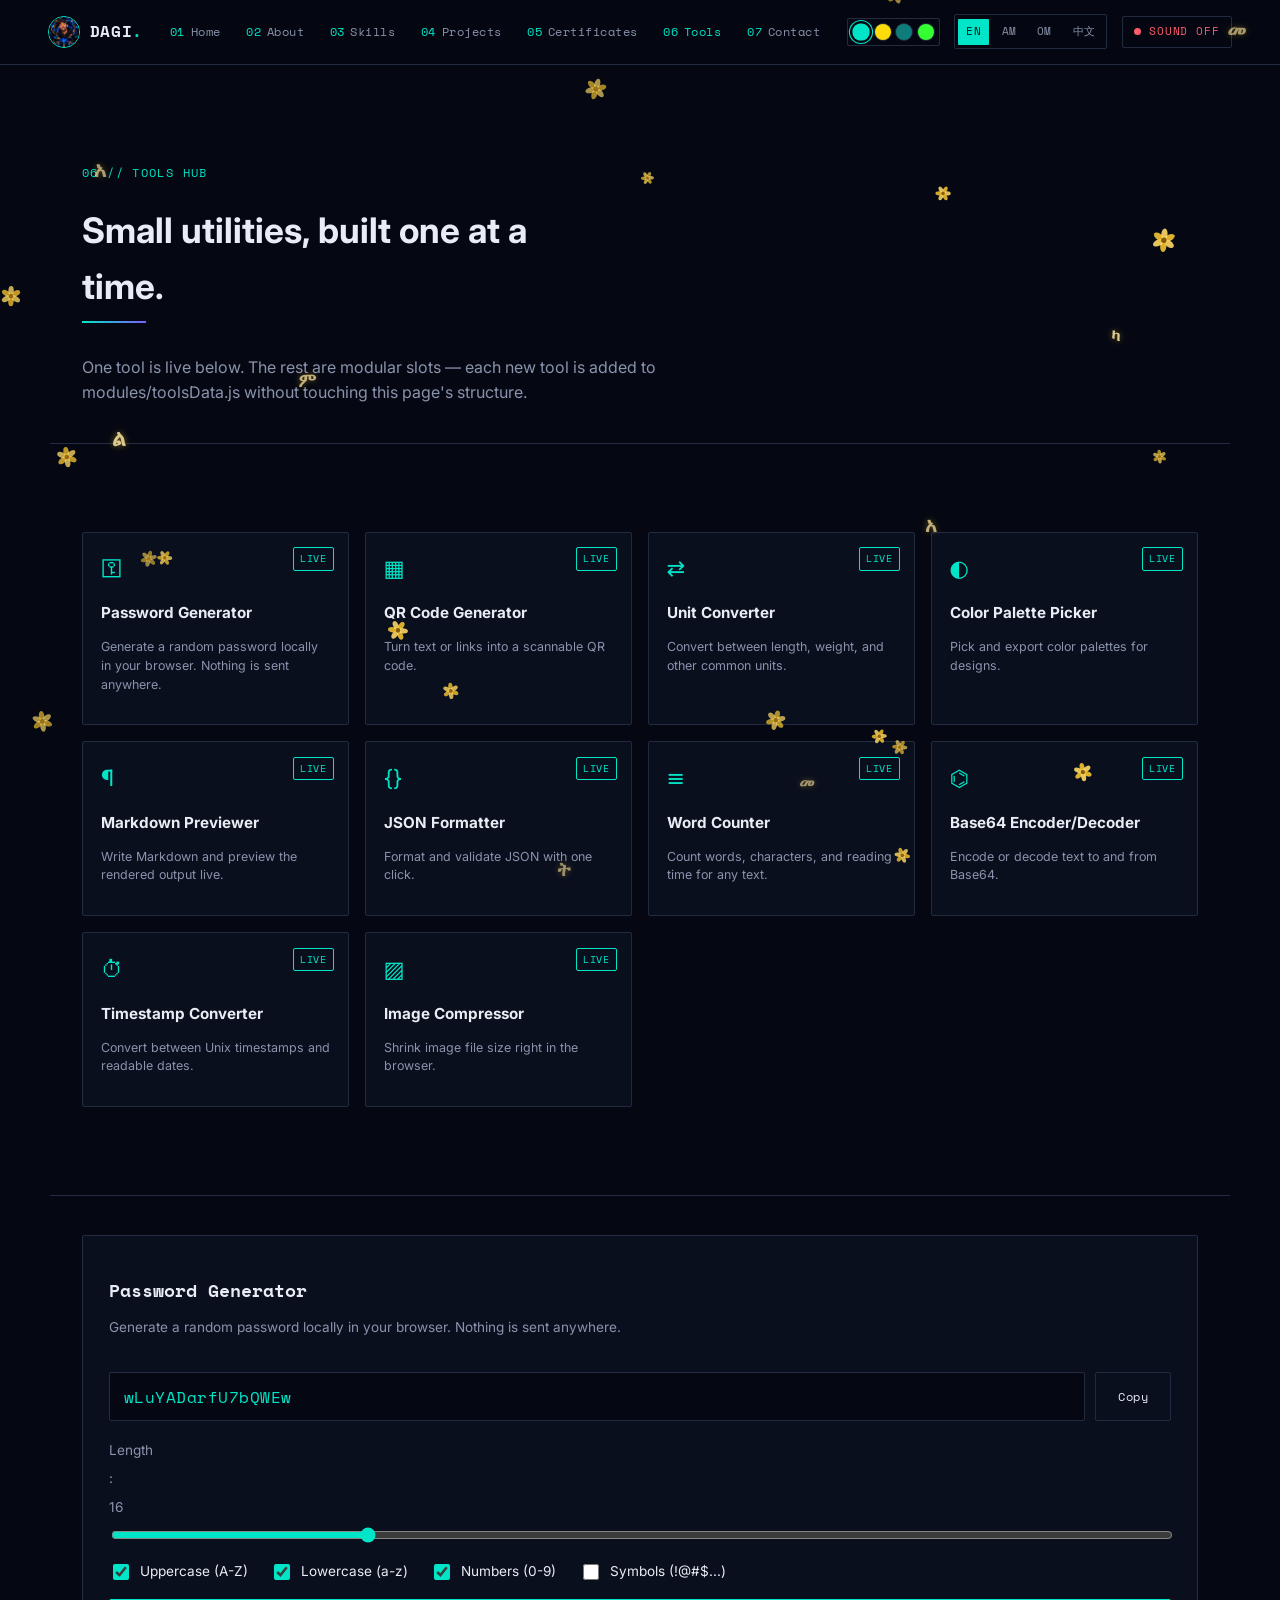
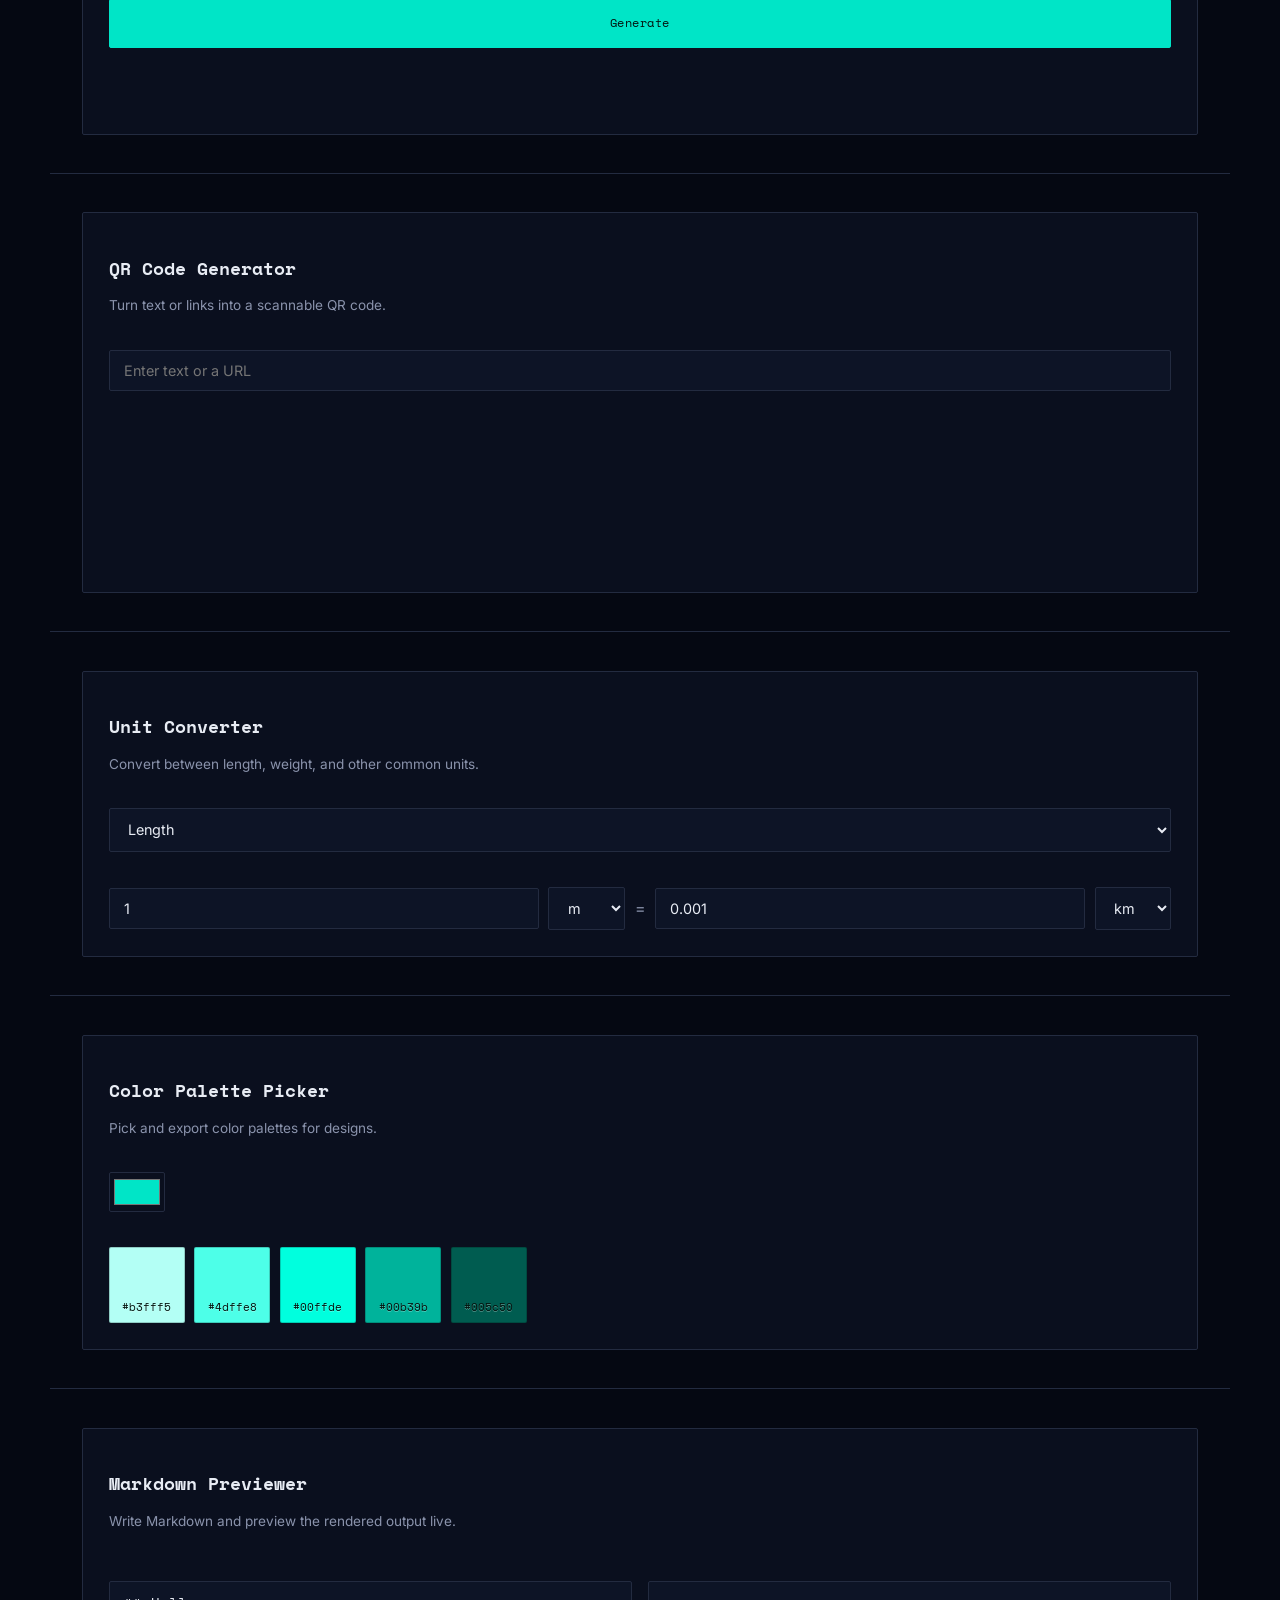
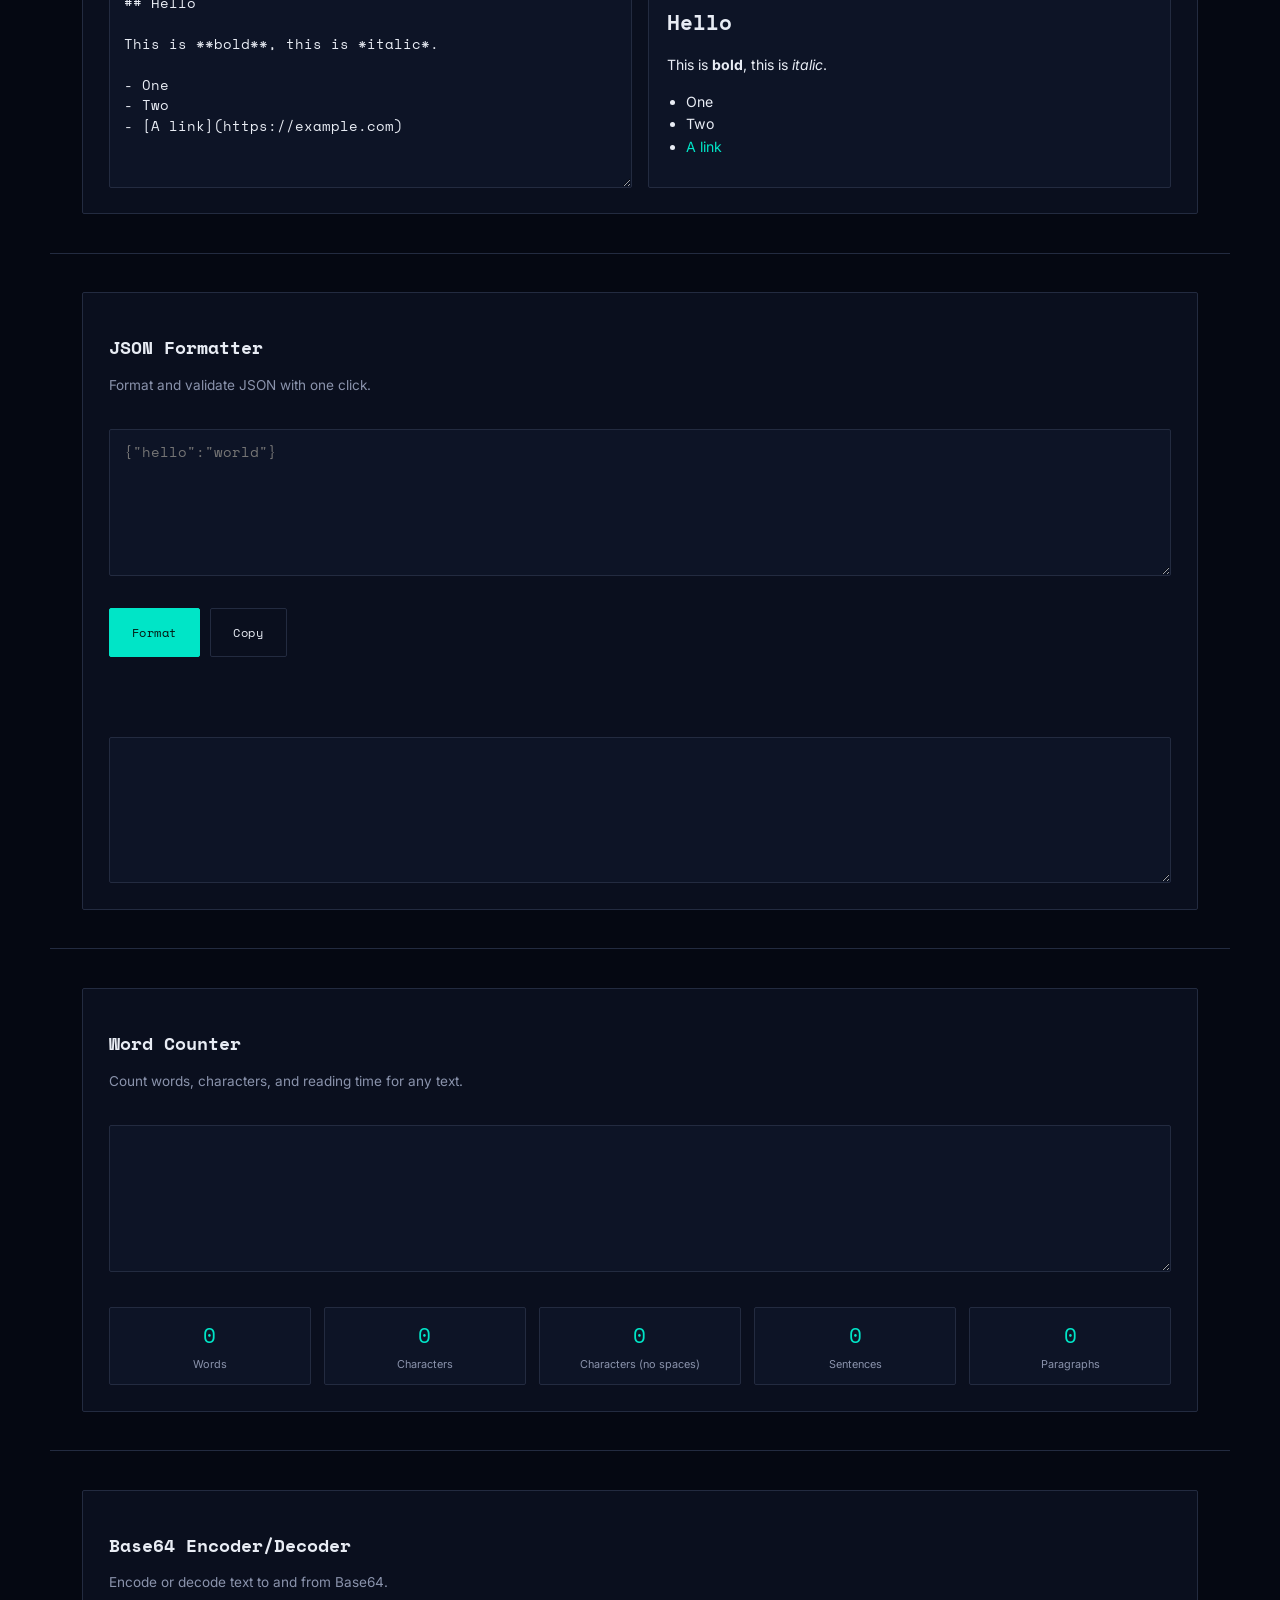
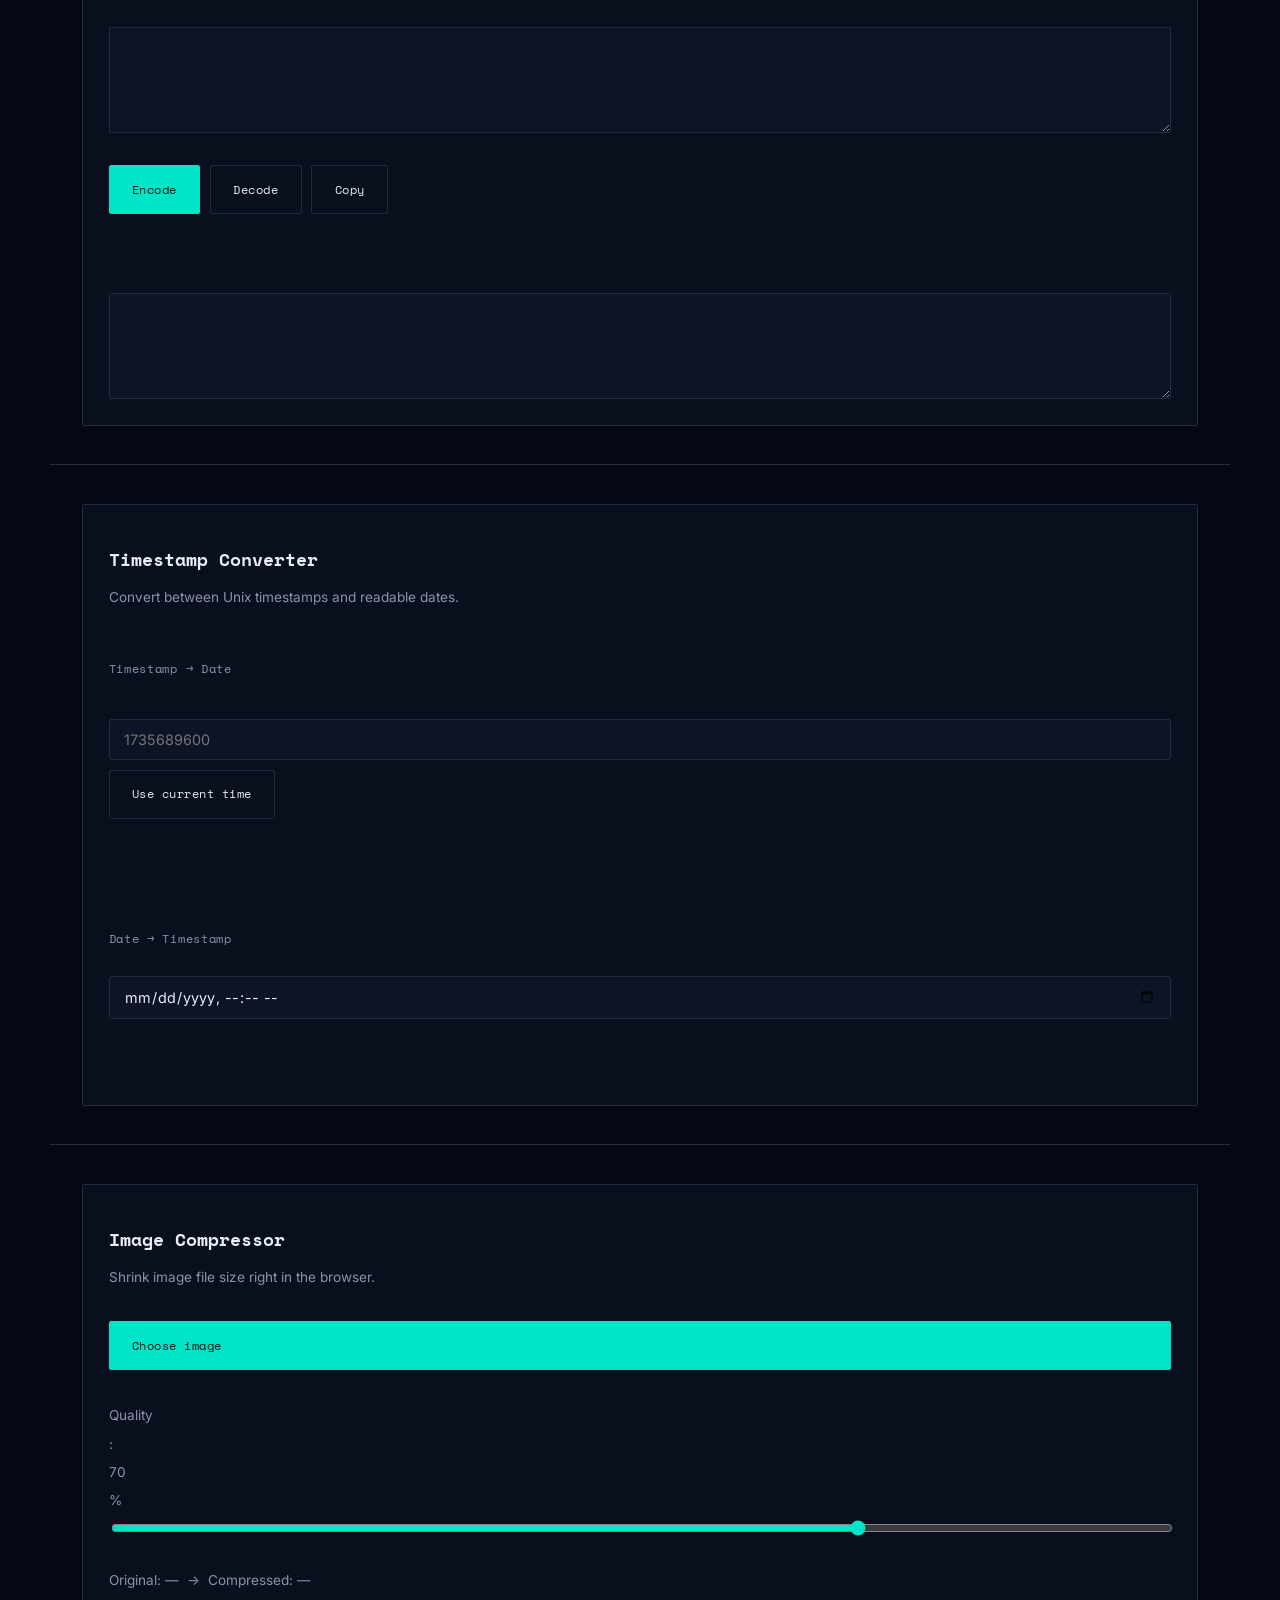
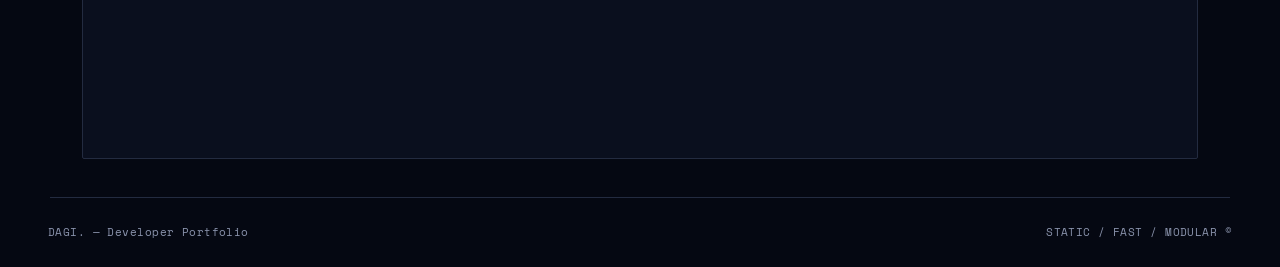
<file: tools.html>
<!DOCTYPE html>
<html lang="en">
<head>
<script>(function(){try{var t=localStorage.getItem('dagi-portfolio-theme');if(t)document.documentElement.setAttribute('data-theme',t);}catch(e){}})();</script>
<meta charset="UTF-8">
<meta name="viewport" content="width=device-width, initial-scale=1, viewport-fit=cover">
<title>DAGI // Tools Hub</title>
<meta name="theme-color" content="#050812">
<link rel="preconnect" href="https://fonts.googleapis.com">
<link rel="stylesheet" href="https://fonts.googleapis.com/css2?family=Space+Mono:wght@400;700&family=Inter:wght@400;500;600;700&display=swap">
<link rel="stylesheet" href="style.css">
<link rel="stylesheet" href="tools.css">
</head>
<body>
<div class="crt-overlay" aria-hidden="true"></div>

<header class="site-header" id="site-header">
  <a href="index.html#home" class="brand" data-sound="ui-click">
    <img src="assets/images/profile.jpg" alt="Dagi" class="brand-photo" onerror="this.style.display='none'">
    <span class="brand-mark">DAGI<span class="dot">.</span></span>
  </a>

  <nav class="nav-desktop" aria-label="Primary">
    <a href="index.html#home" class="nav-link icon-home" data-sound="ui-click"><b>01</b><span data-i18n="nav.home">Home</span></a>
    <a href="index.html#about" class="nav-link icon-about" data-sound="ui-click"><b>02</b><span data-i18n="nav.about">About</span></a>
    <a href="index.html#skills" class="nav-link icon-skills" data-sound="ui-click"><b>03</b><span data-i18n="nav.skills">Skills</span></a>
    <a href="index.html#projects" class="nav-link icon-projects" data-sound="ui-click"><b>04</b><span data-i18n="nav.projects">Projects</span></a>
    <a href="index.html#certificates" class="nav-link icon-certificates" data-sound="ui-click"><b>05</b><span data-i18n="nav.certificates">Certificates</span></a>
    <a href="tools.html" class="nav-link icon-tools active-page" data-sound="tools"><b>06</b><span data-i18n="nav.tools">Tools</span></a>
    <a href="index.html#contact" class="nav-link icon-contact" data-sound="ui-click"><b>07</b><span data-i18n="nav.contact">Contact</span></a>
  </nav>

  <div class="header-actions">
    <div class="theme-switch" id="theme-switch" role="group" aria-label="Theme">
      <button type="button" class="theme-btn" data-theme-option="cyber" style="--swatch:#00E5C7" aria-label="Cyber theme"></button>
      <button type="button" class="theme-btn" data-theme-option="cultural" style="--swatch:#FCDD09" aria-label="Cultural theme"></button>
      <button type="button" class="theme-btn" data-theme-option="light" style="--swatch:#0E7C7B" aria-label="Light theme"></button>
      <button type="button" class="theme-btn" data-theme-option="retro" style="--swatch:#33FF33" aria-label="Retro theme"></button>
    </div>
    <div class="lang-switch" id="lang-switch" role="group" aria-label="Language">
      <button type="button" class="lang-btn" data-lang="en">EN</button>
      <button type="button" class="lang-btn" data-lang="am">AM</button>
      <button type="button" class="lang-btn" data-lang="om">OM</button>
      <button type="button" class="lang-btn" data-lang="zh">中文</button>
    </div>
    <button class="sound-toggle" id="sound-toggle" type="button" aria-pressed="false" data-sound="toggle">
      <span class="sound-dot" aria-hidden="true"></span>
      <span class="sound-label" data-i18n="sound.off">SOUND OFF</span>
    </button>
    <button class="menu-btn icon-menu" id="menu-btn" type="button" aria-expanded="false" aria-controls="mobile-menu" data-sound="menu">
      <span></span><span></span><span></span>
    </button>
  </div>
</header>

<div class="mobile-menu" id="mobile-menu" aria-hidden="true">
  <nav aria-label="Mobile">
    <a href="index.html#home" class="icon-home" data-sound="ui-click"><b>01</b><span data-i18n="nav.home">Home</span></a>
    <a href="index.html#about" class="icon-about" data-sound="ui-click"><b>02</b><span data-i18n="nav.about">About</span></a>
    <a href="index.html#skills" class="icon-skills" data-sound="ui-click"><b>03</b><span data-i18n="nav.skills">Skills</span></a>
    <a href="index.html#projects" class="icon-projects" data-sound="ui-click"><b>04</b><span data-i18n="nav.projects">Projects</span></a>
    <a href="index.html#certificates" class="icon-certificates" data-sound="ui-click"><b>05</b><span data-i18n="nav.certificates">Certificates</span></a>
    <a href="tools.html" data-sound="tools"><b>06</b><span data-i18n="nav.tools">Tools</span></a>
    <a href="index.html#contact" class="icon-contact" data-sound="ui-click"><b>07</b><span data-i18n="nav.contact">Contact</span></a>
  </nav>
  <div class="theme-switch theme-switch--mobile" id="theme-switch-mobile" role="group" aria-label="Theme">
    <button type="button" class="theme-btn" data-theme-option="cyber" style="--swatch:#00E5C7" aria-label="Cyber theme"></button>
    <button type="button" class="theme-btn" data-theme-option="cultural" style="--swatch:#FCDD09" aria-label="Cultural theme"></button>
    <button type="button" class="theme-btn" data-theme-option="light" style="--swatch:#0E7C7B" aria-label="Light theme"></button>
    <button type="button" class="theme-btn" data-theme-option="retro" style="--swatch:#33FF33" aria-label="Retro theme"></button>
  </div>
  <div class="lang-switch lang-switch--mobile" id="lang-switch-mobile" role="group" aria-label="Language">
    <button type="button" class="lang-btn" data-lang="en">EN</button>
    <button type="button" class="lang-btn" data-lang="am">AM</button>
    <button type="button" class="lang-btn" data-lang="om">OM</button>
    <button type="button" class="lang-btn" data-lang="zh">中文</button>
  </div>
  <p class="menu-footer" data-i18n="menu.footer">SYS // NAVIGATION LIVE</p>
</div>

<main>
  <section class="section tools-intro">
    <p class="section-index" data-i18n="tools.index">06 // TOOLS HUB</p>
    <h1 class="section-title" data-i18n="tools.title">Small utilities, built one at a time.</h1>
    <p class="section-note" data-i18n="tools.note">One tool is live below. The rest are modular slots — each new tool is added to modules/toolsData.js without touching this page's structure.</p>
  </section>

  <section class="section">
    <div class="tools-grid" id="tools-grid"><!-- rendered by tools.js from modules/toolsData.js --></div>
  </section>

  <section class="section section-tight">
    <div class="tool-panel" id="password-tool">
      <div class="tool-panel-head">
        <h2 data-i18n="tool.password.title">Password Generator</h2>
        <p data-i18n="tool.password.desc">Generate a random password locally in your browser. Nothing is sent anywhere.</p>
      </div>

      <div class="pw-output-row">
        <input type="text" id="pw-output" class="pw-output" readonly aria-label="Generated password">
        <button type="button" id="pw-copy" class="btn btn-ghost" data-sound="ui-click"><span data-i18n="tool.copy">Copy</span></button>
      </div>

      <div class="pw-controls">
        <label class="pw-range-label">
          <span data-i18n="tool.password.length">Length</span>: <span id="pw-length-value">16</span>
          <input type="range" id="pw-length" min="6" max="48" value="16">
        </label>
        <div class="pw-checks">
          <label><input type="checkbox" id="pw-upper" checked> <span data-i18n="tool.password.upper">Uppercase (A-Z)</span></label>
          <label><input type="checkbox" id="pw-lower" checked> <span data-i18n="tool.password.lower">Lowercase (a-z)</span></label>
          <label><input type="checkbox" id="pw-numbers" checked> <span data-i18n="tool.password.numbers">Numbers (0-9)</span></label>
          <label><input type="checkbox" id="pw-symbols"> <span data-i18n="tool.password.symbols">Symbols (!@#$...)</span></label>
        </div>
        <button type="button" id="pw-generate" class="btn btn-primary" data-sound="ui-click" data-i18n="tool.generate">Generate</button>
      </div>
      <p class="pw-status" id="pw-status" role="status" aria-live="polite"></p>
    </div>
  </section>

  <!-- ============ QR CODE GENERATOR ============ -->
  <section class="section section-tight">
    <div class="tool-panel" id="qr-tool">
      <div class="tool-panel-head">
        <h2 data-i18n="tool.qr.title">QR Code Generator</h2>
        <p data-i18n="tool.qr.desc">Turn any text or link into a scannable QR code.</p>
      </div>
      <input type="text" id="qr-input" class="tool-text-input" data-i18n-placeholder="tool.qr.placeholder" placeholder="Enter text or a URL">
      <div class="qr-output-row">
        <img id="qr-image" class="qr-image" alt="Generated QR code" style="visibility:hidden">
        <a id="qr-download" class="btn btn-ghost" download="qr-code.png" style="visibility:hidden" data-sound="ui-click" data-i18n="tool.qr.download">Download QR</a>
      </div>
    </div>
  </section>

  <!-- ============ UNIT CONVERTER ============ -->
  <section class="section section-tight">
    <div class="tool-panel" id="unit-tool">
      <div class="tool-panel-head">
        <h2 data-i18n="tool.unit.title">Unit Converter</h2>
        <p data-i18n="tool.unit.desc">Convert length, weight, and temperature instantly.</p>
      </div>
      <select id="unit-category" class="tool-select">
        <option value="length" data-i18n="tool.unit.length">Length</option>
        <option value="weight" data-i18n="tool.unit.weight">Weight</option>
        <option value="temperature" data-i18n="tool.unit.temperature">Temperature</option>
      </select>
      <div class="unit-row">
        <input type="number" id="unit-from-value" class="tool-text-input" value="1">
        <select id="unit-from" class="tool-select"></select>
        <span class="unit-equals">=</span>
        <input type="text" id="unit-to-value" class="tool-text-input" readonly>
        <select id="unit-to" class="tool-select"></select>
      </div>
    </div>
  </section>

  <!-- ============ COLOR PALETTE PICKER ============ -->
  <section class="section section-tight">
    <div class="tool-panel" id="palette-tool">
      <div class="tool-panel-head">
        <h2 data-i18n="tool.palette.title">Color Palette Picker</h2>
        <p data-i18n="tool.palette.desc">Pick a color and get a tasteful 5-shade palette. Click a swatch to copy its hex code.</p>
      </div>
      <input type="color" id="palette-picker" class="palette-picker-input" value="#00E5C7">
      <div class="palette-grid" id="palette-grid"></div>
    </div>
  </section>

  <!-- ============ MARKDOWN PREVIEW ============ -->
  <section class="section section-tight">
    <div class="tool-panel" id="markdown-tool">
      <div class="tool-panel-head">
        <h2 data-i18n="tool.markdown.title">Markdown Preview</h2>
        <p data-i18n="tool.markdown.desc">Write Markdown, see it rendered live — headings, bold, italics, links, and lists.</p>
      </div>
      <div class="md-grid">
        <textarea id="md-input" class="tool-textarea" rows="8" placeholder="Markdown">## Hello

This is **bold**, this is *italic*.

- One
- Two
- [A link](https://example.com)</textarea>
        <div id="md-preview" class="md-preview"></div>
      </div>
    </div>
  </section>

  <!-- ============ JSON FORMATTER ============ -->
  <section class="section section-tight">
    <div class="tool-panel" id="json-tool">
      <div class="tool-panel-head">
        <h2 data-i18n="tool.json.title">JSON Formatter</h2>
        <p data-i18n="tool.json.desc">Pretty-print and validate JSON, right in the browser.</p>
      </div>
      <textarea id="json-input" class="tool-textarea" rows="6" placeholder='{"hello":"world"}'></textarea>
      <div class="tool-btn-row">
        <button type="button" id="json-format" class="btn btn-primary" data-sound="ui-click" data-i18n="tool.json.format">Format</button>
        <button type="button" id="json-copy" class="btn btn-ghost" data-sound="ui-click"><span data-i18n="tool.copy">Copy</span></button>
      </div>
      <p class="tool-status" id="json-status" data-invalid-label="Invalid JSON:" role="status" aria-live="polite"></p>
      <textarea id="json-output" class="tool-textarea" rows="6" readonly></textarea>
    </div>
  </section>

  <!-- ============ WORD COUNTER ============ -->
  <section class="section section-tight">
    <div class="tool-panel" id="wordcount-tool">
      <div class="tool-panel-head">
        <h2 data-i18n="tool.wordcount.title">Word Counter</h2>
        <p data-i18n="tool.wordcount.desc">Live word, character, sentence, and paragraph counts.</p>
      </div>
      <textarea id="wc-input" class="tool-textarea" rows="6"></textarea>
      <div class="wc-stats">
        <div><span id="wc-words">0</span><span data-i18n="tool.wordcount.words">Words</span></div>
        <div><span id="wc-chars">0</span><span data-i18n="tool.wordcount.chars">Characters</span></div>
        <div><span id="wc-charsns">0</span><span data-i18n="tool.wordcount.charsns">Characters (no spaces)</span></div>
        <div><span id="wc-sentences">0</span><span data-i18n="tool.wordcount.sentences">Sentences</span></div>
        <div><span id="wc-paragraphs">0</span><span data-i18n="tool.wordcount.paragraphs">Paragraphs</span></div>
      </div>
    </div>
  </section>

  <!-- ============ BASE64 ENCODER/DECODER ============ -->
  <section class="section section-tight">
    <div class="tool-panel" id="base64-tool">
      <div class="tool-panel-head">
        <h2 data-i18n="tool.base64.title">Base64 Encoder / Decoder</h2>
        <p data-i18n="tool.base64.desc">Encode text to Base64, or decode Base64 back to text.</p>
      </div>
      <textarea id="b64-input" class="tool-textarea" rows="4"></textarea>
      <div class="tool-btn-row">
        <button type="button" id="b64-encode" class="btn btn-primary" data-sound="ui-click" data-i18n="tool.base64.encode">Encode</button>
        <button type="button" id="b64-decode" class="btn btn-ghost" data-sound="ui-click" data-i18n="tool.base64.decode">Decode</button>
        <button type="button" id="b64-copy" class="btn btn-ghost" data-sound="ui-click"><span data-i18n="tool.copy">Copy</span></button>
      </div>
      <p class="tool-status" id="b64-status" data-error-label="Could not decode — check the input." role="status" aria-live="polite"></p>
      <textarea id="b64-output" class="tool-textarea" rows="4" readonly></textarea>
    </div>
  </section>

  <!-- ============ TIMESTAMP CONVERTER ============ -->
  <section class="section section-tight">
    <div class="tool-panel" id="timestamp-tool">
      <div class="tool-panel-head">
        <h2 data-i18n="tool.timestamp.title">Timestamp Converter</h2>
        <p data-i18n="tool.timestamp.desc">Convert between Unix timestamps and human-readable dates.</p>
      </div>
      <p class="tool-subhead" data-i18n="tool.timestamp.toDate">Timestamp → Date</p>
      <div class="tool-btn-row">
        <input type="text" id="ts-input" class="tool-text-input" placeholder="1735689600">
        <button type="button" id="ts-now" class="btn btn-ghost" data-sound="ui-click" data-i18n="tool.timestamp.now">Use current time</button>
      </div>
      <p class="tool-result" id="ts-to-date-result"></p>

      <p class="tool-subhead" data-i18n="tool.timestamp.toTimestamp">Date → Timestamp</p>
      <input type="datetime-local" id="ts-date-input" class="tool-text-input">
      <p class="tool-result" id="ts-to-ts-result"></p>
    </div>
  </section>

  <!-- ============ IMAGE COMPRESSOR ============ -->
  <section class="section section-tight">
    <div class="tool-panel" id="imagecompress-tool">
      <div class="tool-panel-head">
        <h2 data-i18n="tool.imagecompress.title">Image Compressor</h2>
        <p data-i18n="tool.imagecompress.desc">Shrink image file size right in the browser.</p>
      </div>
      <label class="btn btn-primary ic-choose-btn" data-sound="ui-click">
        <span data-i18n="tool.imagecompress.choose">Choose image</span>
        <input type="file" id="ic-file" accept="image/*" hidden>
      </label>
      <label class="pw-range-label">
        <span data-i18n="tool.imagecompress.quality">Quality</span>: <span id="ic-quality-value">70</span>%
        <input type="range" id="ic-quality" min="10" max="95" value="70">
      </label>
      <div class="ic-sizes">
        <span data-i18n="tool.imagecompress.before">Original</span>: <span id="ic-before-size">—</span>
        &nbsp;→&nbsp;
        <span data-i18n="tool.imagecompress.after">Compressed</span>: <span id="ic-after-size">—</span>
      </div>
      <img id="ic-preview" class="ic-preview" alt="Compressed preview" style="visibility:hidden">
      <a id="ic-download" class="btn btn-ghost" style="visibility:hidden" data-sound="ui-click" data-i18n="tool.imagecompress.download">Download</a>
    </div>
  </section>
</main>

<footer class="site-footer">
  <span data-i18n="footer.tag1">DAGI. — Developer Portfolio</span>
  <span>STATIC / FAST / MODULAR ©</span>
</footer>

<script type="module" src="tools.js"></script>
</body>
</html>
</file>
<file: style.css>
/* =====================================================
   DAGI PORTFOLIO — DESIGN TOKENS
   ===================================================== */
:root{
  --bg:        #050812;
  --panel:     #0A0F1E;
  --panel-2:   #0D1426;
  --border:    #232B40;
  --text:      #E8ECF4;
  --text-dim:  #8A93AC;
  --accent:    #00E5C7;
  --accent-2:  #7C5CFF;
  --danger:    #FF5C6C;

  --font-head: 'Space Mono', ui-monospace, monospace;
  --font-body: 'Inter', system-ui, sans-serif;

  --radius: 2px;
  --gap: clamp(1rem, 3vw, 2.5rem);
  --maxw: 1180px;
}

/* =====================================================
   THEMES — set via [data-theme] on <html>. Default (no
   attribute, or data-theme="cyber") is the palette above.
   Each theme only overrides variables + a few targeted
   rules further down; components don't need to know which
   theme is active.
   ===================================================== */

/* Cultural — warm, Ethiopian-inspired palette (adey-abeba gold + green) */
[data-theme="cultural"]{
  --bg:        #150F07;
  --panel:     #211708;
  --panel-2:   #2A1D0B;
  --border:    #4A3417;
  --text:      #F5E9D3;
  --text-dim:  #C9AE83;
  --accent:    #FCDD09;
  --accent-2:  #1FA24A;
  --danger:    #DA121A;
}

/* Light — calm, minimal, corporate-friendly */
[data-theme="light"]{
  --bg:        #F7F8FA;
  --panel:     #FFFFFF;
  --panel-2:   #F0F2F6;
  --border:    #DBE0EA;
  --text:      #1A2130;
  --text-dim:  #616D82;
  --accent:    #0E7C7B;
  --accent-2:  #5B4FE0;
  --danger:    #C6303E;
}

/* Retro — green phosphor terminal */
[data-theme="retro"]{
  --bg:        #030603;
  --panel:     #071006;
  --panel-2:   #0A150A;
  --border:    #1F4A1F;
  --text:      #B6FFB6;
  --text-dim:  #4FAE4F;
  --accent:    #33FF33;
  --accent-2:  #A6FF33;
  --danger:    #FF5C5C;
  --font-head: 'Space Mono', ui-monospace, monospace;
  --font-body: 'Space Mono', ui-monospace, monospace;
}
[data-theme="retro"] body{ letter-spacing: 0.01em; }
[data-theme="retro"] .hero-scanline,
[data-theme="retro"] .splash-scan{ opacity: 1; }

/* CRT scanline overlay — only rendered/visible in the Retro theme */
.crt-overlay{
  position: fixed; inset:0; z-index: 9998; pointer-events:none;
  background: repeating-linear-gradient(
    to bottom, rgba(0,0,0,0) 0px, rgba(0,0,0,0) 1px,
    rgba(0,0,0,0.18) 2px, rgba(0,0,0,0.18) 3px
  );
  opacity:0; transition: opacity 0.3s ease;
}
[data-theme="retro"] .crt-overlay{ opacity:1; }

/* Light theme: dial back neon glow so it reads clean rather than muddy */
[data-theme="light"] .orbit-item .chip,
[data-theme="light"] .splash-slider__handle,
[data-theme="light"] .icon-contact:hover,
[data-theme="light"] .icon-contact:focus-visible,
[data-theme="light"] .icon-contact.play{ box-shadow: 0 2px 10px rgba(0,0,0,0.12) !important; }
[data-theme="light"] .splash-grid{ opacity: 0.35; }
[data-theme="light"] .hero-scanline,
[data-theme="light"] .splash-scan{ display:none; }
[data-theme="light"] .cert-card,
[data-theme="light"] .skill-card,
[data-theme="light"] .project-card{ box-shadow: 0 1px 3px rgba(0,0,0,0.06); }

/* Cultural theme: a small woven-pattern accent strip under the header */
[data-theme="cultural"] .site-header{
  border-bottom: none;
  box-shadow: 0 3px 0 0 var(--accent), 0 6px 0 0 var(--accent-2), 0 9px 0 0 var(--danger);
}

*{ box-sizing: border-box; }
html{ scroll-behavior: smooth; }
@media (prefers-reduced-motion: reduce){
  html{ scroll-behavior: auto; }
  *{ animation-duration: 0.001ms !important; animation-iteration-count: 1 !important; transition-duration: 0.001ms !important; }
}

body{
  margin:0;
  background: var(--bg);
  color: var(--text);
  font-family: var(--font-body);
  line-height: 1.6;
  -webkit-font-smoothing: antialiased;
}

a{ color: inherit; text-decoration: none; }
img{ max-width: 100%; display:block; }
button{ font: inherit; color: inherit; background: none; border: none; cursor: pointer; }

:focus-visible{
  outline: 2px solid var(--accent);
  outline-offset: 3px;
}

.eyebrow, .section-index{
  font-family: var(--font-head);
  font-size: 0.72rem;
  letter-spacing: 0.12em;
  color: var(--accent);
}

/* =====================================================
   HEADER / NAV
   ===================================================== */
.site-header{
  position: sticky; top:0; z-index: 40;
  display:flex; align-items:center; justify-content:space-between;
  padding: 0.9rem clamp(1rem, 4vw, 3rem);
  background: rgba(5,8,18,0.85);
  backdrop-filter: blur(10px);
  border-bottom: 1px solid var(--border);
}
.brand{ display:flex; align-items:center; gap:0.6rem; }
.brand-photo{
  width:32px; height:32px; border-radius:50%;
  object-fit:cover; border:1px solid var(--accent);
}
.brand-mark{ font-family: var(--font-head); font-weight:700; letter-spacing:0.04em; }
.brand-mark .dot{ color: var(--accent); }

.nav-desktop{ display:flex; gap: clamp(0.9rem, 2vw, 1.8rem); }
.nav-link{
  font-family: var(--font-head); font-size:0.78rem; letter-spacing:0.04em;
  color: var(--text-dim); display:flex; gap:0.35rem; align-items:baseline;
  transition: color 0.2s ease;
}
.nav-link b{ color: var(--accent); font-weight:400; }
.nav-link:hover{ color: var(--text); }

.header-actions{ display:flex; align-items:center; gap:0.9rem; }

.lang-switch{ display:flex; gap:0.3rem; border:1px solid var(--border); border-radius: var(--radius); padding:0.2rem; }
.lang-btn{
  font-family: var(--font-head); font-size:0.66rem; letter-spacing:0.03em;
  padding:0.3rem 0.5rem; border-radius: 1px; color: var(--text-dim); transition: all 0.2s ease;
}
.lang-btn:hover{ color: var(--text); }
.lang-btn.active{ background: var(--accent); color:#04140F; }
.lang-switch--mobile{ margin-top:0.4rem; }

.theme-switch{ display:flex; gap:0.35rem; border:1px solid var(--border); border-radius: var(--radius); padding:0.3rem; align-items:center; }
.theme-btn{
  width:16px; height:16px; border-radius:50%; padding:0;
  background: var(--swatch); border:2px solid transparent; box-shadow: 0 0 0 1px var(--border);
  transition: transform 0.2s ease, box-shadow 0.2s ease;
}
.theme-btn:hover{ transform: scale(1.15); }
.theme-btn.active{ box-shadow: 0 0 0 2px var(--bg), 0 0 0 3px var(--swatch); transform: scale(1.1); }
.theme-switch--mobile{ margin-top:0.4rem; }

.sound-toggle{
  display:flex; align-items:center; gap:0.5rem;
  font-family: var(--font-head); font-size:0.68rem; letter-spacing:0.08em;
  color: var(--danger); border:1px solid var(--border); padding:0.4rem 0.7rem;
  border-radius: var(--radius);
}
.sound-toggle .sound-dot{
  width:7px; height:7px; border-radius:50%; background: var(--danger);
}
.sound-toggle[aria-pressed="true"]{ color: var(--accent); }
.sound-toggle[aria-pressed="true"] .sound-dot{
  background: var(--accent); box-shadow: 0 0 8px var(--accent);
}

.menu-btn{
  display:none; flex-direction:column; gap:5px; padding:0.4rem;
}
.menu-btn span{ width:20px; height:2px; background: var(--text); transition: all 0.25s ease; }
.menu-btn[aria-expanded="true"] span:nth-child(1){ transform: translateY(7px) rotate(45deg); }
.menu-btn[aria-expanded="true"] span:nth-child(2){ opacity:0; }
.menu-btn[aria-expanded="true"] span:nth-child(3){ transform: translateY(-7px) rotate(-45deg); }

.mobile-menu{
  position: fixed; inset:0; z-index: 50;
  background: rgba(5,8,18,0.98); backdrop-filter: blur(6px);
  display:flex; flex-direction:column; align-items:center; justify-content:center; gap:1.4rem;
  opacity:0; visibility:hidden; transform: scale(0.96);
  transition: opacity 0.4s cubic-bezier(0.16,1,0.3,1), transform 0.4s cubic-bezier(0.16,1,0.3,1), visibility 0.4s;
}
.mobile-menu.open{ opacity:1; visibility:visible; transform: scale(1); }
.mobile-menu nav{ display:flex; flex-direction:column; align-items:center; gap:1.2rem; }
.mobile-menu a{
  font-family: var(--font-head); font-size:1.1rem; letter-spacing:0.04em; color: var(--text);
  opacity:0; transform: translateY(14px) scale(0.94); filter: blur(3px);
  transition: opacity 0.4s cubic-bezier(0.16,1,0.3,1), transform 0.4s cubic-bezier(0.16,1,0.3,1), filter 0.4s ease;
}
.mobile-menu.open a{ opacity:1; transform: translateY(0) scale(1); filter: blur(0); }
.mobile-menu.open nav a:nth-child(1){ transition-delay: 0.06s; }
.mobile-menu.open nav a:nth-child(2){ transition-delay: 0.11s; }
.mobile-menu.open nav a:nth-child(3){ transition-delay: 0.16s; }
.mobile-menu.open nav a:nth-child(4){ transition-delay: 0.21s; }
.mobile-menu.open nav a:nth-child(5){ transition-delay: 0.26s; }
.mobile-menu.open nav a:nth-child(6){ transition-delay: 0.31s; }
.mobile-menu.open nav a:nth-child(7){ transition-delay: 0.36s; }
.mobile-menu.open .lang-switch--mobile{ transition-delay: 0.42s; }
.mobile-menu.open .menu-footer{ transition-delay: 0.48s; }
.lang-switch--mobile{
  opacity:0; transform: translateY(14px) scale(0.94); filter: blur(3px);
  transition: opacity 0.4s cubic-bezier(0.16,1,0.3,1), transform 0.4s cubic-bezier(0.16,1,0.3,1), filter 0.4s ease;
}
.mobile-menu.open .lang-switch--mobile{ opacity:1; transform: translateY(0) scale(1); filter: blur(0); }
.mobile-menu a b{ color: var(--accent); margin-right:0.5rem; }
.menu-footer{
  font-family: var(--font-head); font-size:0.68rem; color: var(--text-dim); letter-spacing:0.1em;
  opacity:0; transform: translateY(14px);
  transition: opacity 0.4s cubic-bezier(0.16,1,0.3,1), transform 0.4s cubic-bezier(0.16,1,0.3,1);
}
.mobile-menu.open .menu-footer{ opacity:1; transform: translateY(0); }

/* =====================================================
   HERO
   ===================================================== */
.hero{
  position:relative; min-height: 92vh;
  display:flex; flex-direction:column; justify-content:center;
  padding: clamp(2rem,6vw,4rem);
  overflow:hidden;
  border-bottom: 1px solid var(--border);
}
.hero-media{
  position:absolute; inset:0; z-index:0;
}
.hero-video, .hero-fallback{
  position:absolute; inset:0; width:100%; height:100%; object-fit:cover;
  opacity: 0.22; filter: saturate(0.7) contrast(1.05);
}
.hero-video{ opacity:0; transition: opacity 0.6s ease; }
.hero-video.ready{ opacity:0.22; }
.hero-fallback.hide{ display:none; }

.hero-canvas{ position:absolute; inset:0; opacity:0.5; }
.hero-grid{
  position:absolute; inset:0;
  background-image:
    linear-gradient(var(--border) 1px, transparent 1px),
    linear-gradient(90deg, var(--border) 1px, transparent 1px);
  background-size: 42px 42px;
  opacity:0.18;
  mask-image: radial-gradient(circle at 30% 40%, black, transparent 75%);
}
.hero-ring{
  position:absolute; right:8%; top:50%; transform: translateY(-50%);
  width: min(46vw, 420px); height: min(46vw, 420px);
  border:1px solid var(--accent); border-radius:50%; opacity:0.25;
}
.hero-ring::before, .hero-ring::after{
  content:''; position:absolute; inset: 14%;
  border:1px solid var(--accent-2); border-radius:50%; opacity:0.5;
  animation: spin 40s linear infinite;
}
.hero-ring::after{ inset: 28%; animation-duration: 60s; animation-direction: reverse; opacity:0.3; }
@keyframes spin{ to{ transform: rotate(360deg); } }

.hero-scanline{
  position:absolute; left:0; right:0; height:2px;
  background: linear-gradient(90deg, transparent, var(--accent), transparent);
  opacity:0.4;
  animation: scan 6s linear infinite;
}
@keyframes scan{ 0%{ top:0; } 100%{ top:100%; } }

.hero-content{ position:relative; z-index:2; max-width: 720px; }
.hero-content h1{
  font-family: var(--font-body); font-weight:700;
  font-size: clamp(2rem, 5vw, 3.4rem); line-height:1.12; margin: 0.6rem 0 1rem;
}
.hero-sub{ color: var(--text-dim); max-width: 46ch; margin-bottom: 1.6rem; }
.hero-actions{ display:flex; gap:0.9rem; flex-wrap:wrap; margin-bottom:1.6rem; }
.hero-meta{ font-family: var(--font-head); font-size:0.68rem; letter-spacing:0.1em; color: var(--text-dim); }

.btn{
  font-family: var(--font-head); font-size:0.78rem; letter-spacing:0.04em;
  padding: 0.85rem 1.4rem; border-radius: var(--radius);
  border:1px solid var(--border); transition: all 0.2s ease;
}
.btn-primary{ background: var(--accent); color: #04140F; border-color: var(--accent); }
.btn-primary:hover{ box-shadow: 0 0 18px rgba(0,229,199,0.35); }
.btn-ghost{ color: var(--text); }
.btn-ghost:hover{ border-color: var(--accent); color: var(--accent); }

.scroll-hint{
  position:absolute; bottom: 1.6rem; left:50%; transform: translateX(-50%);
  font-family: var(--font-head); font-size:0.65rem; letter-spacing:0.15em; color: var(--text-dim);
}

/* =====================================================
   HANGING 3D ID CARD (hero corner accent, draggable)
   ===================================================== */
.id-card-rig{
  position:absolute; top: 0; right: clamp(1.2rem, 6vw, 4.5rem); z-index:3;
  width: 110px; height:210px; perspective: 700px;
  display:flex; justify-content:center; pointer-events:none;
}
.id-card-pivot{
  position:relative; top:-6px; width:2px; transform-origin: top center;
  display:flex; flex-direction:column; align-items:center;
  transform: rotate(0deg);
  transform-style: preserve-3d;
}
.id-card-strap{
  width:4px; height:64px; border-radius:2px;
  background: linear-gradient(180deg, var(--accent-2), var(--accent));
  box-shadow: 0 0 8px rgba(0,229,199,0.3);
}
.id-card{
  position:relative; width:96px; height:130px; margin-top:-2px;
  border-radius:10px; border:1px solid var(--border);
  background: linear-gradient(160deg, var(--panel), var(--panel-2));
  box-shadow: 0 12px 24px rgba(0,0,0,0.45), 0 0 0 1px rgba(255,255,255,0.03) inset;
  display:flex; flex-direction:column; align-items:center; padding: 14px 8px 10px;
  cursor: grab; pointer-events:auto; touch-action:none;
  transform-style: preserve-3d;
}
.id-card:active{ cursor: grabbing; }
.id-card-clip{
  position:absolute; top:-6px; left:50%; transform: translateX(-50%);
  width:22px; height:10px; border-radius:4px;
  background: var(--border);
}
.id-card-photo{
  width:46px; height:46px; border-radius:50%; overflow:hidden;
  border:1.5px solid var(--accent); margin-bottom:8px; flex-shrink:0;
  box-shadow: 0 0 10px rgba(0,229,199,0.35);
}
.id-card-photo img{ width:100%; height:100%; object-fit:cover; }
.id-card-brand{ font-family: var(--font-head); font-weight:700; font-size:0.85rem; color: var(--text); }
.id-card-brand .dot{ color: var(--accent); }
.id-card-role{ font-family: var(--font-head); font-size:0.55rem; letter-spacing:0.12em; color: var(--text-dim); margin-top:2px; }

@media (max-width: 860px){
  .id-card-rig{ width:80px; height:160px; right: clamp(0.8rem, 4vw, 2rem); }
  .id-card{ width:76px; height:102px; padding:10px 6px 8px; }
  .id-card-photo{ width:34px; height:34px; margin-bottom:5px; }
  .id-card-strap{ height:46px; }
}
@media (max-width: 520px){
  .id-card-rig{ width:64px; height:130px; right: 0.7rem; top: 0.4rem; }
  .id-card{ width:60px; height:80px; padding:8px 5px 6px; border-radius:8px; }
  .id-card-photo{ width:26px; height:26px; margin-bottom:4px; }
  .id-card-brand{ font-size:0.6rem; }
  .id-card-role{ font-size:0.42rem; }
  .id-card-strap{ height:34px; width:3px; }
}
@media (prefers-reduced-motion: reduce){
  .id-card-pivot{ transition:none; }
}

/* =====================================================
   SECTIONS (shared)
   ===================================================== */
.section{
  max-width: var(--maxw); margin: 0 auto;
  padding: clamp(3rem,7vw,5.5rem) clamp(1.2rem,4vw,2rem);
  border-bottom: 1px solid var(--border);
}
.section-tight{ padding-top: 2.4rem; padding-bottom: 2.4rem; }
.section-title{
  font-size: clamp(1.5rem, 3.4vw, 2.2rem); font-weight:700; margin: 0.5rem 0 1rem; max-width: 22ch;
  position: relative; display:inline-block; padding-bottom: 0.5rem;
}
.section-title::after{
  content:''; position:absolute; left:0; bottom:0; height:2px; width:64px;
  background: linear-gradient(90deg, var(--accent), var(--accent-2), var(--accent));
  background-size: 200% 100%;
  animation: title-underline-glow 3.2s ease-in-out infinite;
}
#about .section-title::after{ animation-delay: 0s; }
#skills .section-title::after{ animation-delay: -0.6s; }
#projects .section-title::after{ animation-delay: -1.2s; }
#certificates .section-title::after{ animation-delay: -1.8s; }
#cv .section-title::after{ animation-delay: -2.4s; }
#contact .section-title::after{ animation-delay: -3.0s; }
@keyframes title-underline-glow{
  0%   { background-position: 0% 50%;   opacity:0.55; }
  50%  { background-position: 100% 50%; opacity:1; }
  100% { background-position: 0% 50%;   opacity:0.55; }
}
@media (prefers-reduced-motion: reduce){
  .section-title::after{ animation:none; opacity:0.85; }
}
.section-note{ color: var(--text-dim); max-width: 60ch; margin-bottom: 1.8rem; }
.section-note code{ font-family: var(--font-head); color: var(--accent); }

/* ABOUT */
.about-grid{ display:grid; grid-template-columns: 1.3fr 0.9fr; gap: var(--gap); align-items:start; margin-top:1.8rem; }
.about-copy p{ color: var(--text-dim); margin-bottom:1rem; max-width: 62ch; }
.about-stats{ display:flex; gap: 1.8rem; margin-top:1.6rem; flex-wrap:wrap; }
.about-stats div{ font-family: var(--font-head); font-size:0.7rem; color: var(--text-dim); letter-spacing:0.04em; }
.about-stats span:first-child{ display:block; font-size:1.4rem; color: var(--accent); }
.about-photo{
  position: relative;
  border:none; background:none; overflow:visible;
  display:flex; flex-direction:column; align-items:center;
}
.about-photo__portal{
  position:relative; width: min(280px, 68vw); aspect-ratio: 1/1; margin: 1.6rem auto 0;
}
.about-photo__portal::after{
  content:''; position:absolute; left:50%; bottom:-2.4rem; width:120%; height:60px;
  transform: translateX(-50%);
  background: radial-gradient(ellipse at center, rgba(0,229,199,0.28), transparent 70%);
  filter: blur(6px); pointer-events:none;
}
.about-photo img{
  position:relative; z-index:1; width:100%; height:100%; object-fit:cover; object-position: top center;
  border-radius:50%;
  box-shadow:
    0 0 0 4px var(--bg),
    0 0 0 7px var(--accent),
    0 0 0 9px var(--bg),
    0 0 32px rgba(0,229,199,0.4);
}
.about-photo.img-missing img{ display:none; }
.about-photo.img-missing::before{
  content:'PROFILE PHOTO MISSING — add assets/images/profile.jpg';
  display:flex; align-items:center; justify-content:center; text-align:center;
  width: min(280px, 68vw); aspect-ratio: 1/1; margin: 1.6rem auto 0; border-radius:50%;
  padding:1rem; font-family: var(--font-head); font-size:0.7rem; color: var(--text-dim);
  border: 2px dashed var(--border);
}
.photo-caption{ padding:2.2rem 1rem 0.8rem; font-family: var(--font-head); font-size:0.68rem; color: var(--text-dim); letter-spacing:0.04em; text-align:center; }

/* SKILLS */
.skills-grid{ display:grid; grid-template-columns: repeat(auto-fit, minmax(220px,1fr)); gap:1rem; margin-top:1.8rem; }
.skill-card{ border:1px solid var(--border); background: var(--panel); padding:1.4rem; border-radius: var(--radius); }
.skill-icon{ font-family: var(--font-head); color: var(--accent); font-size:1.2rem; }
.skill-card h3{ margin:0.7rem 0 0.4rem; font-size:1rem; }
.skill-card p{ color: var(--text-dim); font-size:0.9rem; margin:0; }

/* PROJECTS */
.projects-grid{ display:grid; grid-template-columns: repeat(auto-fit, minmax(260px,1fr)); gap:1.2rem; }
.project-card{ border:1px solid var(--border); background: var(--panel); padding:1.6rem; border-radius: var(--radius); }
.project-tag{ font-family: var(--font-head); font-size:0.68rem; color: var(--accent); margin:0 0 0.6rem; }
.build-slot{ font-family: var(--font-head); font-size:0.62rem; color: var(--text-dim); letter-spacing:0.1em; margin:0 0 0.4rem; }
.project-card h3{ margin:0 0 0.5rem; }
.project-card p{ color: var(--text-dim); font-size:0.92rem; }
.tag-row{ display:flex; gap:0.5rem; margin-top:1rem; flex-wrap:wrap; }
.tag-row span{ font-family: var(--font-head); font-size:0.64rem; border:1px solid var(--border); padding:0.25rem 0.5rem; color: var(--text-dim); }

/* CERTIFICATES */
.cert-grid{ display:grid; grid-template-columns: repeat(auto-fit, minmax(240px,1fr)); gap:1.2rem; margin-top:1rem; }
.cert-card{
  display:block; width:100%; text-align:left;
  border:1px solid var(--border); background: var(--panel); border-radius: var(--radius);
  overflow:hidden; cursor:pointer; transition: transform 0.25s ease, border-color 0.25s ease;
}
.cert-card:hover{ border-color: var(--accent); transform: translateY(-3px); }
.cert-card img{ width:100%; aspect-ratio: 4/3; object-fit:cover; }
.cert-card .cert-body{ padding:0.9rem 1rem; }
.cert-card h4{ margin:0 0 0.2rem; font-size:0.92rem; }
.cert-card p{ margin:0; color: var(--text-dim); font-size:0.78rem; }
.cert-card.missing .cert-body::before{
  content:'Image missing — add to assets/certificates/'; color: var(--danger); font-size:0.7rem; display:block; margin-bottom:0.3rem;
}

.credential-list{
  list-style:none; margin: 1.6rem 0 0; padding: 1.1rem 1.3rem;
  border:1px dashed var(--border); border-radius: var(--radius);
  display:flex; flex-direction:column; gap:0.6rem;
}
.credential-list li{ display:flex; flex-direction:column; gap:0.15rem; }
.credential-title{ font-size:0.88rem; color: var(--text); }
.credential-issuer{ font-family: var(--font-head); font-size:0.72rem; color: var(--text-dim); }

.cert-modal{
  position:fixed; inset:0; z-index:60; background: rgba(5,8,18,0.94);
  display:flex; flex-direction:column; align-items:center; justify-content:center; gap:1rem; padding:2rem;
  opacity:0; visibility:hidden; transition: opacity 0.25s ease, visibility 0.25s;
}
.cert-modal.open{ opacity:1; visibility:visible; }
.cert-modal img{ max-width:min(90vw,720px); max-height:70vh; border:1px solid var(--border); object-fit:contain; }
.cert-modal p{ font-family: var(--font-head); font-size:0.78rem; color: var(--text-dim); }
.cert-modal-close{ position:absolute; top:1.4rem; right:1.6rem; font-size:1.8rem; color: var(--text); }

/* CONTACT / FOOTER */
.site-footer{
  display:flex; justify-content:space-between; flex-wrap:wrap; gap:0.6rem;
  padding: 1.6rem clamp(1.2rem,4vw,3rem);
  font-family: var(--font-head); font-size:0.68rem; color: var(--text-dim); letter-spacing:0.04em;
}

/* =====================================================
   RESPONSIVE
   ===================================================== */
@media (max-width: 860px){
  .nav-desktop{ display:none; }
  .menu-btn{ display:flex; }
  .header-actions #lang-switch{ padding:0.12rem; gap:0.15rem; }
  .header-actions #lang-switch .lang-btn{ padding:0.22rem 0.32rem; font-size:0.58rem; }
  .header-actions #theme-switch{ padding:0.2rem; gap:0.25rem; }
  .header-actions #theme-switch .theme-btn{ width:13px; height:13px; }
  .header-actions{ gap:0.5rem; }
  .sound-toggle .sound-label{ display:none; }
  .sound-toggle{ padding:0.4rem; }
  .brand-mark{ font-size:0.85rem; }
  .about-grid{ grid-template-columns: 1fr; }
  .about-photo{ max-width: 320px; }
}

/* =====================================================
   SPLASH SCREEN
   ===================================================== */
.splash-screen{
  position: fixed; inset:0; z-index: 20000;
  background:
    radial-gradient(circle at 50% 45%, rgba(0,229,199,0.10), transparent 45%),
    radial-gradient(circle at 50% 55%, rgba(124,92,255,0.08), transparent 55%),
    var(--bg);
  display:flex; align-items:center; justify-content:center;
  overflow:hidden;
  transition: opacity 0.5s cubic-bezier(0.4,0,0.2,1), visibility 0.5s;
}
.splash-screen.hidden{ opacity:0; visibility:hidden; pointer-events:none; }
.splash-screen.splash-exit{
  animation: splash-exit-zoom 0.6s cubic-bezier(0.55,0,1,0.45) forwards;
  pointer-events:none;
}
@keyframes splash-exit-zoom{
  0%{ opacity:1; transform: scale(1); filter: blur(0); }
  100%{ opacity:0; transform: scale(1.15); filter: blur(6px); }
}
.splash-hud{ position:absolute; inset:0; }
.splash-grid{
  position:absolute; inset:0;
  background-image:
    linear-gradient(rgba(0,229,199,0.06) 1px, transparent 1px),
    linear-gradient(90deg, rgba(0,229,199,0.06) 1px, transparent 1px);
  background-size: 42px 42px;
  mask-image: radial-gradient(circle at center, black 0%, transparent 70%);
}
.splash-scan{
  position:absolute; left:0; right:0; height:2px;
  background: linear-gradient(90deg, transparent, var(--accent), transparent);
  animation: splash-scan-move 2.4s ease-in-out infinite;
}
@keyframes splash-scan-move{
  0%{ top:10%; opacity:0; } 10%{ opacity:1; } 90%{ opacity:1; } 100%{ top:90%; opacity:0; }
}
.splash-corner{
  position:absolute; width:26px; height:26px; border: 1px solid var(--accent); opacity:0.5;
}
.splash-corner--tl{ top:6%; left:6%; border-right:none; border-bottom:none; }
.splash-corner--tr{ top:6%; right:6%; border-left:none; border-bottom:none; }
.splash-corner--bl{ bottom:6%; left:6%; border-right:none; border-top:none; }
.splash-corner--br{ bottom:6%; right:6%; border-left:none; border-top:none; }

.splash-content{ position:relative; z-index:1; text-align:center; padding: 0 1.5rem; }
.splash-brand{
  font-family: var(--font-head); font-weight:700; font-size: clamp(1.6rem, 5vw, 2.2rem);
  letter-spacing:0.05em; color: var(--text-dim);
  animation: splash-brand-in 0.6s cubic-bezier(0.16,1,0.3,1) both;
}
.splash-brand .dot{ color: var(--accent); }
.splash-title{
  font-family: var(--font-head); font-weight:700; font-size: clamp(2.4rem, 9vw, 4rem);
  margin: 0.3rem 0 0.4rem;
  animation: splash-title-in 0.75s cubic-bezier(0.16,1,0.3,1) 0.15s both;
}
.splash-subtitle{
  font-size: clamp(0.95rem, 2.6vw, 1.15rem); color: var(--text-dim); margin: 0 0 1.6rem;
  animation: splash-subtitle-in 0.75s cubic-bezier(0.16,1,0.3,1) 0.4s both;
}
.splash-tag{
  font-family: var(--font-head); font-size:0.68rem; letter-spacing:0.18em; color: var(--text-dim);
  margin: 0 0 2.2rem; opacity:0.75;
  animation: splash-fade-in 0.6s ease 0.6s both;
}
@keyframes splash-brand-in{
  from{ opacity:0; transform: translateY(10px); filter: blur(4px); }
  to{ opacity:1; transform: translateY(0); filter: blur(0); }
}
@keyframes splash-title-in{
  from{ opacity:0; transform: translateX(-70px); filter: blur(10px); }
  to{ opacity:1; transform: translateX(0); filter: blur(0); }
}
@keyframes splash-subtitle-in{
  from{ opacity:0; transform: translateX(70px); filter: blur(8px); }
  to{ opacity:1; transform: translateX(0); filter: blur(0); }
}
@keyframes splash-fade-in{
  from{ opacity:0; transform: translateY(8px); }
  to{ opacity:1; transform: translateY(0); }
}

/* Drag-to-enter slider */
.splash-slider{ animation: splash-fade-in 0.6s ease 0.8s both; display:flex; justify-content:center; }
.splash-slider__track{
  position:relative; width: min(280px, 78vw); height:52px;
  border:1px solid var(--border); border-radius: 999px; background: var(--panel);
  display:flex; align-items:center; overflow:hidden;
}
.splash-slider__fill{
  position:absolute; inset:0; width:0; border-radius:999px;
  background: linear-gradient(90deg, rgba(0,229,199,0.25), rgba(124,92,255,0.25));
  transition: width 0.15s ease;
}
.splash-slider__hint{
  position:relative; z-index:1; margin:0 auto; font-family: var(--font-head);
  font-size:0.72rem; letter-spacing:0.08em; color: var(--text-dim); pointer-events:none;
  animation: splash-hint-pulse 1.8s ease-in-out infinite;
}
@keyframes splash-hint-pulse{ 0%,100%{ opacity:0.55; } 50%{ opacity:1; } }
.splash-slider__handle{
  position:absolute; top:3px; left:3px; width:46px; height:46px; border-radius:50%;
  background: var(--accent); color:#04140F; border:none; display:flex; align-items:center; justify-content:center;
  cursor: grab; touch-action:none; z-index:2;
  box-shadow: 0 0 0 0 rgba(0,229,199,0.5);
  transition: box-shadow 0.3s ease;
}
.splash-slider__handle:hover{ box-shadow: 0 0 0 8px rgba(0,229,199,0.18); }
.splash-slider__handle:active{ cursor: grabbing; }
.splash-slider__arrow{ font-size:1.3rem; line-height:1; transform: translateX(1px); }
.splash-slider__track.dragging .splash-slider__hint{ opacity:0; }

/* =====================================================
   ORBIT SCENE — reusable "glass-neon" orbiting tech icons
   (splash center + about photo). Each .orbit-item defines
   its own --radius and animation-duration/delay inline.
   ===================================================== */
.orbit-scene{ position:absolute; inset:0; perspective: 900px; pointer-events:none; }
.orbit-scene--photo{ z-index:5; }

/* visible ring "tracks" the icons appear to travel along */
.orbit-track{
  position:absolute; top:50%; left:50%; border-radius:50%;
  border:1px solid rgba(0,229,199,0.22);
  box-shadow: 0 0 24px rgba(0,229,199,0.08), inset 0 0 24px rgba(0,229,199,0.05);
  transform: translate(-50%,-50%);
}
.orbit-track--outer{ border-color: rgba(124,92,255,0.2); box-shadow: 0 0 24px rgba(124,92,255,0.08), inset 0 0 24px rgba(124,92,255,0.05); }

.orbit-item{
  position:absolute; top:50%; left:50%; width:52px; height:52px; margin:-26px;
  animation-name: orbit-move; animation-timing-function: linear; animation-iteration-count: infinite;
}
@keyframes orbit-move{
  from{ transform: rotate(0deg) translateX(var(--radius)) rotate(0deg); }
  to{   transform: rotate(360deg) translateX(var(--radius)) rotate(-360deg); }
}
.orbit-item .chip{
  display:flex; align-items:center; justify-content:center; width:100%; height:100%;
  border-radius: 14px;
  border:1px solid rgba(0,229,199,0.55);
  background: linear-gradient(145deg, rgba(0,229,199,0.14), rgba(10,15,30,0.92));
  box-shadow: 0 0 18px rgba(0,229,199,0.35), 0 4px 14px rgba(0,0,0,0.4), inset 0 0 10px rgba(0,229,199,0.12);
  color: var(--accent);
  animation: orbit-tilt 5s ease-in-out infinite;
}
.orbit-item .chip svg{ width:60%; height:60%; filter: drop-shadow(0 0 4px currentColor); }
@keyframes orbit-tilt{
  0%,100%{ transform: perspective(300px) rotateY(0deg); }
  50%{ transform: perspective(300px) rotateY(18deg); }
}
.orbit-item:nth-child(4n+2) .chip{
  color: var(--accent-2); border-color: rgba(124,92,255,0.55);
  background: linear-gradient(145deg, rgba(124,92,255,0.16), rgba(10,15,30,0.92));
  box-shadow: 0 0 18px rgba(124,92,255,0.35), 0 4px 14px rgba(0,0,0,0.4), inset 0 0 10px rgba(124,92,255,0.12);
}
.orbit-item:nth-child(4n+3) .chip{
  color: #FFD966; border-color: rgba(255,217,102,0.5);
  background: linear-gradient(145deg, rgba(255,217,102,0.14), rgba(10,15,30,0.92));
  box-shadow: 0 0 18px rgba(255,217,102,0.3), 0 4px 14px rgba(0,0,0,0.4), inset 0 0 10px rgba(255,217,102,0.1);
}

@media (max-width: 640px){
  .orbit-item{ width:38px; height:38px; margin:-19px; }
}

@media (prefers-reduced-motion: reduce){
  .splash-scan, .orbit-item, .orbit-item .chip, .splash-slider__hint{ animation:none; }
  .splash-brand, .splash-title, .splash-subtitle, .splash-tag, .splash-slider{
    animation:none; opacity:1; transform:none; filter:none;
  }
}

/* =====================================================
   ICON PERSONALITIES — each nav/action icon gets a distinct
   motion on hover/focus, and a one-shot "play" animation on tap
   (triggered by modules/navigation.js adding/removing .play)
   ===================================================== */

/* Home — energy pulse */
@keyframes icon-home-pulse{
  0%,100%{ transform: scale(1); text-shadow: none; }
  50%{ transform: scale(1.08); text-shadow: 0 0 10px var(--accent); }
}
.icon-home:hover, .icon-home:focus-visible, .icon-home.play{ animation: icon-home-pulse 0.55s ease; color: var(--accent); }

/* About — gentle focus-in */
@keyframes icon-about-focus{
  0%{ filter: blur(2px); opacity:0.6; } 100%{ filter: blur(0); opacity:1; }
}
.icon-about:hover, .icon-about:focus-visible, .icon-about.play{ animation: icon-about-focus 0.4s ease; color: var(--accent); }

/* Skills — mechanical tick */
@keyframes icon-skills-tick{
  0%,100%{ transform: rotate(0deg); } 25%{ transform: rotate(-4deg); } 75%{ transform: rotate(4deg); }
}
.icon-skills:hover, .icon-skills:focus-visible, .icon-skills.play{ animation: icon-skills-tick 0.4s ease; color: var(--accent); }

/* Projects — data/system shift */
@keyframes icon-projects-shift{
  0%,100%{ transform: translateX(0); }
  25%{ transform: translateX(-2px); }
  50%{ transform: translateX(2px); }
  75%{ transform: translateX(-1px); }
}
.icon-projects:hover, .icon-projects:focus-visible, .icon-projects.play{ animation: icon-projects-shift 0.4s ease; color: var(--accent); }

/* Certificates — holographic shimmer */
@keyframes icon-cert-shimmer{
  0%{ background-position: -60px 0; } 100%{ background-position: 60px 0; }
}
.icon-certificates:hover, .icon-certificates:focus-visible, .icon-certificates.play{
  background-image: linear-gradient(100deg, var(--text) 30%, var(--accent-2) 45%, var(--accent) 55%, var(--text) 70%);
  background-size: 200px 100%;
  -webkit-background-clip: text; background-clip: text; color: transparent;
  animation: icon-cert-shimmer 0.7s linear;
}

/* Tools — mechanical wobble (gear-like) */
@keyframes icon-tools-wobble{
  0%,100%{ transform: rotate(0deg); }
  30%{ transform: rotate(14deg); }
  60%{ transform: rotate(-8deg); }
  80%{ transform: rotate(4deg); }
}
.icon-tools:hover, .icon-tools:focus-visible, .icon-tools.play{ color: var(--accent); }
.icon-tools:hover b, .icon-tools:focus-visible b, .icon-tools.play b{ display:inline-block; animation: icon-tools-wobble 0.5s ease; }

/* CV — document scan sweep */
.icon-cv{ position:relative; overflow:hidden; }
@keyframes icon-cv-scan{ 0%{ left:-40%; } 100%{ left:140%; } }
.icon-cv::after{
  content:''; position:absolute; top:0; bottom:0; left:-40%; width:35%;
  background: linear-gradient(90deg, transparent, rgba(255,255,255,0.35), transparent);
  pointer-events:none; display:none;
}
.icon-cv:hover::after, .icon-cv:focus-visible::after, .icon-cv.play::after{
  display:block; animation: icon-cv-scan 0.7s ease;
}

/* Contact — signal ping */
.icon-contact{ position:relative; }
@keyframes icon-contact-ping{
  0%{ box-shadow: 0 0 0 0 rgba(0,229,199,0.5); }
  100%{ box-shadow: 0 0 0 14px rgba(0,229,199,0); }
}
.icon-contact:hover, .icon-contact:focus-visible, .icon-contact.play{
  animation: icon-contact-ping 0.7s ease-out;
}

/* Menu button — elastic expand (in addition to the X-morph already in place) */
@keyframes icon-menu-pop{
  0%{ transform: scale(1); } 40%{ transform: scale(1.18); } 100%{ transform: scale(1); }
}
.icon-menu:hover, .icon-menu:focus-visible, .icon-menu.play{ animation: icon-menu-pop 0.4s cubic-bezier(0.34,1.56,0.64,1); }

@media (prefers-reduced-motion: reduce){
  .icon-home, .icon-about, .icon-skills, .icon-projects, .icon-certificates,
  .icon-tools b, .icon-cv::after, .icon-contact, .icon-menu{ animation: none !important; }
}
</file>
<file: tools.css>
/* tools.css — page-specific styles for tools.html. Design tokens (colors, fonts,
   spacing) come from style.css, which is loaded first. */

.tools-intro{ padding-bottom: 0.5rem; }
.nav-link.active-page{ color: var(--accent); }

.tool-panel{
  border:1px solid var(--border); background: var(--panel); border-radius: var(--radius);
  padding: 1.6rem; display:flex; flex-direction:column; gap:1.2rem;
}
.tool-panel-head h2{ font-family: var(--font-head); font-size:1.1rem; margin-bottom:0.4rem; }
.tool-panel-head p{ color: var(--text-dim); font-size:0.85rem; }

.pw-output-row{ display:flex; gap:0.6rem; }
.pw-output{
  flex:1; font-family: var(--font-head); font-size:1rem; letter-spacing:0.03em;
  background: var(--bg); border:1px solid var(--border); border-radius: var(--radius);
  padding:0.7rem 0.9rem; color: var(--accent);
}

.pw-controls{ display:flex; flex-direction:column; gap:1rem; }
.pw-range-label{ display:flex; flex-direction:column; gap:0.4rem; font-size:0.85rem; color: var(--text-dim); }
.pw-range-label input[type="range"]{ width:100%; accent-color: var(--accent); }

.pw-checks{ display:flex; flex-wrap:wrap; gap:0.8rem 1.4rem; font-size:0.85rem; }
.pw-checks label{ display:flex; align-items:center; gap:0.5rem; }
.pw-checks input[type="checkbox"]{ accent-color: var(--accent); width:16px; height:16px; }

.pw-status{ min-height: 1.2em; font-size:0.8rem; color: var(--accent); }

.tools-grid{
  display:grid; grid-template-columns: repeat(auto-fill, minmax(220px, 1fr));
  gap: 1rem;
}

.tool-card{
  display:block; border:1px solid var(--border); border-radius: var(--radius);
  padding: 1.1rem; background: var(--panel); position:relative;
  transition: border-color 0.25s ease, transform 0.25s ease;
}
.tool-card--live{ cursor:pointer; }
.tool-card--live:hover{ border-color: var(--accent); transform: translateY(-2px); }
.tool-card--soon{ opacity: 0.55; }

.tool-card__icon{ font-size:1.4rem; color: var(--accent); display:block; margin-bottom:0.6rem; }
.tool-card h3{ font-size:0.95rem; margin-bottom:0.3rem; }
.tool-card p{ font-size:0.78rem; color: var(--text-dim); line-height:1.5; }
.tool-card__status{
  position:absolute; top:0.9rem; right:0.9rem; font-family: var(--font-head);
  font-size:0.6rem; letter-spacing:0.05em; padding:0.2rem 0.4rem; border-radius:2px;
  border:1px solid var(--border); color: var(--text-dim);
}
.tool-card--live .tool-card__status{ color: var(--accent); border-color: var(--accent); }

@media (max-width: 860px){
  .tools-grid{ grid-template-columns: repeat(auto-fill, minmax(160px, 1fr)); }
}

/* =====================================================
   NEW TOOLS — QR, Unit Converter, Palette, Markdown, JSON,
   Word Counter, Base64, Timestamp, Image Compressor
   ===================================================== */
.tool-text-input, .tool-select, .tool-textarea{
  width:100%; padding:0.7rem 0.9rem; border:1px solid var(--border); background: var(--panel-2);
  color: var(--text); border-radius: var(--radius); font-family: var(--font-body); font-size:0.9rem;
}
.tool-textarea{ resize: vertical; font-family: var(--font-head); font-size:0.85rem; line-height:1.5; }
.tool-select{ cursor:pointer; }
.tool-btn-row{ display:flex; flex-wrap:wrap; gap:0.6rem; margin:0.8rem 0; }
.tool-status{ min-height:1.2em; font-size:0.8rem; color: var(--accent); margin:0.4rem 0; }
.tool-status--error{ color: var(--danger); }
.tool-subhead{ font-family: var(--font-head); font-size:0.72rem; letter-spacing:0.06em; color: var(--text-dim); margin:1.2rem 0 0.5rem; }
.tool-result{ font-family: var(--font-head); font-size:0.9rem; color: var(--accent); min-height:1.4em; margin-top:0.4rem; word-break:break-all; }

/* QR */
.qr-output-row{ display:flex; align-items:center; gap:1.2rem; margin-top:1rem; flex-wrap:wrap; }
.qr-image{ width:140px; height:140px; border-radius: var(--radius); border:1px solid var(--border); background:#fff; padding:6px; }

/* Unit converter */
.unit-row{ display:grid; grid-template-columns: 1fr auto auto 1fr auto; gap:0.6rem; align-items:center; margin-top:1rem; }
.unit-equals{ color: var(--text-dim); text-align:center; }
@media (max-width:640px){ .unit-row{ grid-template-columns: 1fr 1fr; } .unit-equals{ display:none; } }

/* Palette */
.palette-picker-input{ width:56px; height:40px; border:1px solid var(--border); border-radius: var(--radius); background:none; padding:2px; cursor:pointer; }
.palette-grid{ display:flex; gap:0.6rem; margin-top:1rem; flex-wrap:wrap; }
.palette-swatch{
  width:76px; height:76px; border-radius: var(--radius); border:1px solid rgba(0,0,0,0.2);
  display:flex; align-items:flex-end; justify-content:center; padding-bottom:0.4rem; cursor:pointer;
  font-family: var(--font-head); font-size:0.66rem; color:#04140F; text-shadow: 0 1px 0 rgba(255,255,255,0.3);
  transition: transform 0.2s ease;
}
.palette-swatch:hover{ transform: translateY(-3px); }

/* Markdown */
.md-grid{ display:grid; grid-template-columns: 1fr 1fr; gap:1rem; margin-top:1rem; }
.md-preview{
  border:1px solid var(--border); background: var(--panel-2); border-radius: var(--radius);
  padding:0.9rem 1.1rem; font-size:0.88rem; line-height:1.6; overflow:auto; max-height: 260px;
}
.md-preview h1, .md-preview h2, .md-preview h3{ font-family: var(--font-head); margin:0.6rem 0 0.4rem; }
.md-preview ul{ padding-left:1.2rem; }
.md-preview a{ color: var(--accent); }
@media (max-width:640px){ .md-grid{ grid-template-columns: 1fr; } }

/* Word counter */
.wc-stats{ display:grid; grid-template-columns: repeat(auto-fit, minmax(110px,1fr)); gap:0.8rem; margin-top:1rem; }
.wc-stats div{ border:1px solid var(--border); background: var(--panel-2); border-radius: var(--radius); padding:0.7rem; text-align:center; }
.wc-stats span:first-child{ display:block; font-family: var(--font-head); font-size:1.3rem; color: var(--accent); }
.wc-stats span:last-child{ display:block; font-size:0.68rem; color: var(--text-dim); margin-top:0.2rem; }

/* Image compressor */
.ic-choose-btn{ display:inline-block; cursor:pointer; margin-bottom:1rem; }
.ic-sizes{ font-size:0.85rem; color: var(--text-dim); margin:0.8rem 0; }
.ic-preview{ max-width:220px; border-radius: var(--radius); border:1px solid var(--border); display:block; margin-bottom:0.8rem; }
</file>
